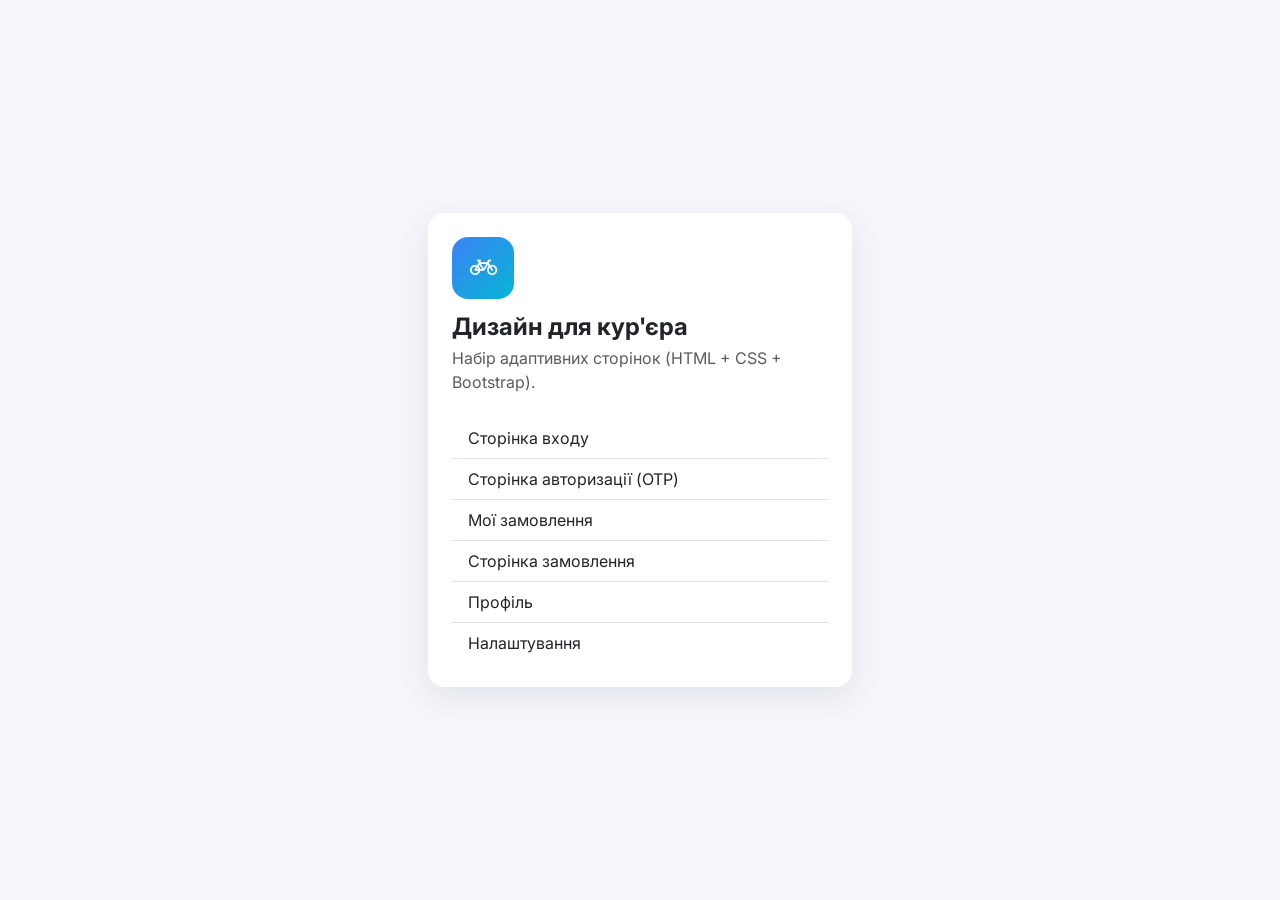
<file: src/OwnDeliveryApiP33/wwwroot/design/index.html>
<!doctype html>
<html lang="uk">
<head>
    <meta charset="utf-8" />
    <meta name="viewport" content="width=device-width, initial-scale=1" />
    <title>Courier UI — Demo</title>
    <link rel="preconnect" href="https://fonts.googleapis.com">
    <link rel="preconnect" href="https://fonts.gstatic.com" crossorigin>
    <link href="https://fonts.googleapis.com/css2?family=Inter:wght@400;500;600;700&display=swap" rel="stylesheet">
    <link href="https://cdn.jsdelivr.net/npm/bootstrap@5.3.3/dist/css/bootstrap.min.css" rel="stylesheet">
    <link href="https://cdn.jsdelivr.net/npm/bootstrap-icons@1.11.3/font/bootstrap-icons.css" rel="stylesheet">
    <link href="./styles.css" rel="stylesheet" />
</head>
<body>
<div class="login-wrap">
    <div class="card card-main p-4">
        <div class="brand-mark"><i class="bi bi-bicycle"></i></div>
        <h1 class="h4 fw-bold mb-1">Дизайн для кур'єра</h1>
        <p class="text-muted mb-4">Набір адаптивних сторінок (HTML + CSS + Bootstrap).</p>

        <div class="list-group list-group-flush">
            <a class="list-group-item list-group-item-action" href="./login.html">Сторінка входу</a>
            <a class="list-group-item list-group-item-action" href="./authorize.html">Сторінка авторизації (OTP)</a>
            <a class="list-group-item list-group-item-action" href="./orders.html">Мої замовлення</a>
            <a class="list-group-item list-group-item-action" href="./order-details.html">Сторінка замовлення</a>
            <a class="list-group-item list-group-item-action" href="./profile.html">Профіль</a>
            <a class="list-group-item list-group-item-action" href="./settings.html">Налаштування</a>
        </div>
    </div>
</div>
</body>
</html>
</file>
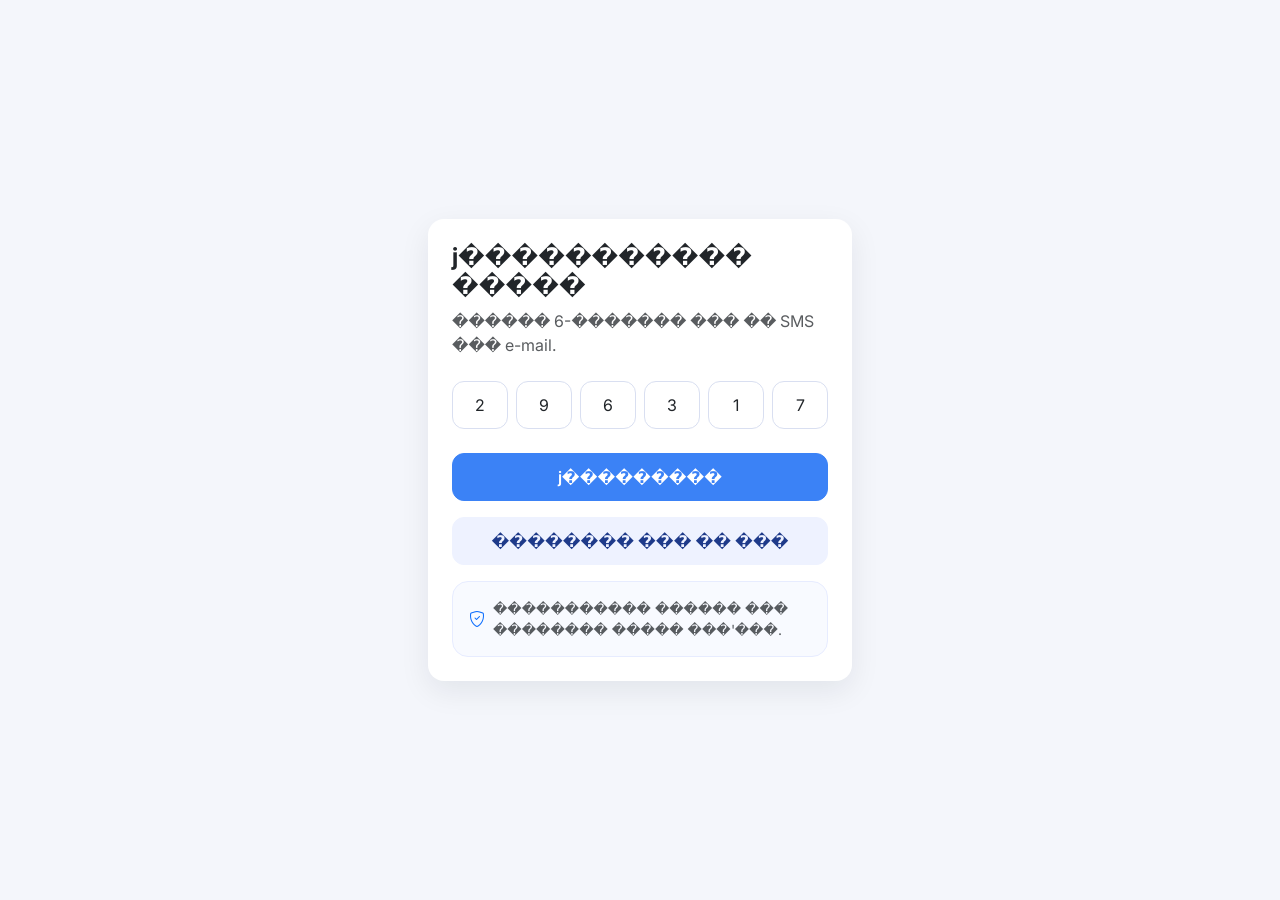
<file: src/OwnDeliveryApiP33/wwwroot/design/authorize.html>
<!doctype html>
<html lang="uk">
<head>
    <meta charset="utf-8" />
    <meta name="viewport" content="width=device-width, initial-scale=1" />
    <title>����������� � Courier</title>
    <link rel="preconnect" href="https://fonts.googleapis.com">
    <link rel="preconnect" href="https://fonts.gstatic.com" crossorigin>
    <link href="https://fonts.googleapis.com/css2?family=Inter:wght@400;500;600;700&display=swap" rel="stylesheet">
    <link href="https://cdn.jsdelivr.net/npm/bootstrap@5.3.3/dist/css/bootstrap.min.css" rel="stylesheet">
    <link href="https://cdn.jsdelivr.net/npm/bootstrap-icons@1.11.3/font/bootstrap-icons.css" rel="stylesheet">
    <link href="./styles.css" rel="stylesheet" />
</head>
<body>
<div class="login-wrap">
    <div class="card card-main p-4">
        <h1 class="h4 fw-bold mb-2">ϳ����������� �����</h1>
        <p class="text-muted mb-4">������ 6-������� ��� �� SMS ��� e-mail.</p>

        <div class="d-flex gap-2 mb-4">
            <input class="form-control text-center" maxlength="1" value="2" />
            <input class="form-control text-center" maxlength="1" value="9" />
            <input class="form-control text-center" maxlength="1" value="6" />
            <input class="form-control text-center" maxlength="1" value="3" />
            <input class="form-control text-center" maxlength="1" value="1" />
            <input class="form-control text-center" maxlength="1" value="7" />
        </div>

        <a class="btn btn-primary w-100 mb-3" href="./orders.html">ϳ���������</a>
        <button class="btn btn-light w-100 mb-3" type="button">�������� ��� �� ���</button>

        <div class="card card-soft p-3">
            <div class="d-flex align-items-center gap-2">
                <i class="bi bi-shield-check text-primary"></i>
                <small class="text-muted">����������� ������ ��� �������� ����� ���'���.</small>
            </div>
        </div>
    </div>
</div>
</body>
</html>
</file>
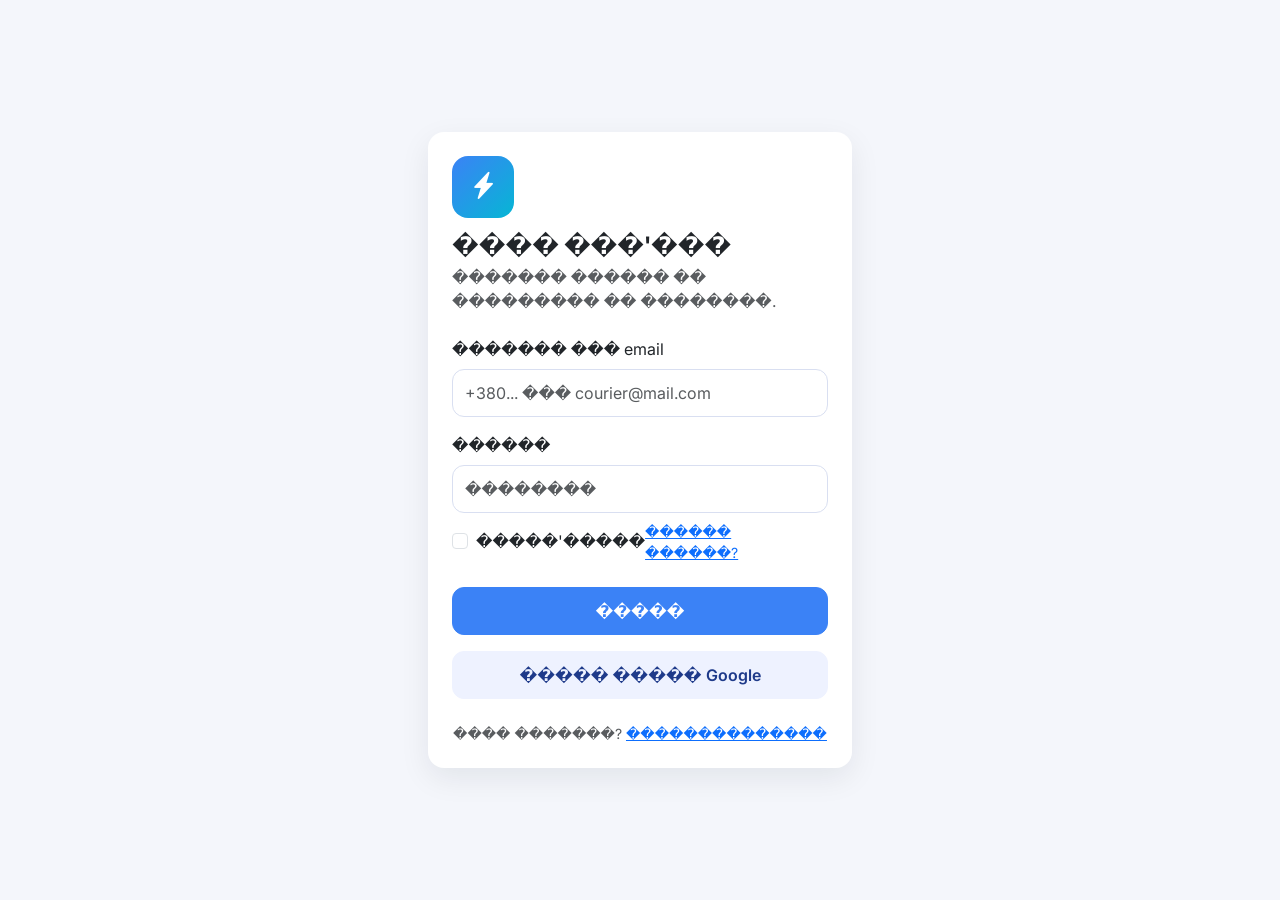
<file: src/OwnDeliveryApiP33/wwwroot/design/login.html>
<!doctype html>
<html lang="uk">
<head>
    <meta charset="utf-8" />
    <meta name="viewport" content="width=device-width, initial-scale=1" />
    <title>���� � Courier</title>
    <link rel="preconnect" href="https://fonts.googleapis.com">
    <link rel="preconnect" href="https://fonts.gstatic.com" crossorigin>
    <link href="https://fonts.googleapis.com/css2?family=Inter:wght@400;500;600;700&display=swap" rel="stylesheet">
    <link href="https://cdn.jsdelivr.net/npm/bootstrap@5.3.3/dist/css/bootstrap.min.css" rel="stylesheet">
    <link href="https://cdn.jsdelivr.net/npm/bootstrap-icons@1.11.3/font/bootstrap-icons.css" rel="stylesheet">
    <link href="./styles.css" rel="stylesheet" />
</head>
<body>
<div class="login-wrap">
    <div class="card card-main p-4">
        <div class="brand-mark"><i class="bi bi-lightning-charge-fill"></i></div>
        <h1 class="h4 fw-bold mb-1">���� ���'���</h1>
        <p class="text-muted mb-4">������� ������ �� ��������� �� ��������.</p>

        <form>
            <div class="mb-3">
                <label class="form-label">������� ��� email</label>
                <input class="form-control" placeholder="+380... ��� courier@mail.com" />
            </div>
            <div class="mb-2">
                <label class="form-label">������</label>
                <input class="form-control" type="password" placeholder="��������" />
            </div>
            <div class="d-flex justify-content-between align-items-center mb-4">
                <div class="form-check">
                    <input class="form-check-input" type="checkbox" id="remember">
                    <label class="form-check-label" for="remember">�����'�����</label>
                </div>
                <a href="#" class="small">������ ������?</a>
            </div>

            <a class="btn btn-primary w-100 mb-3" href="./authorize.html">�����</a>
            <button type="button" class="btn btn-light w-100">����� ����� Google</button>
        </form>

        <div class="text-center mt-4 text-muted small">
            ���� �������? <a href="#">��������������</a>
        </div>
    </div>
</div>
</body>
</html>
</file>
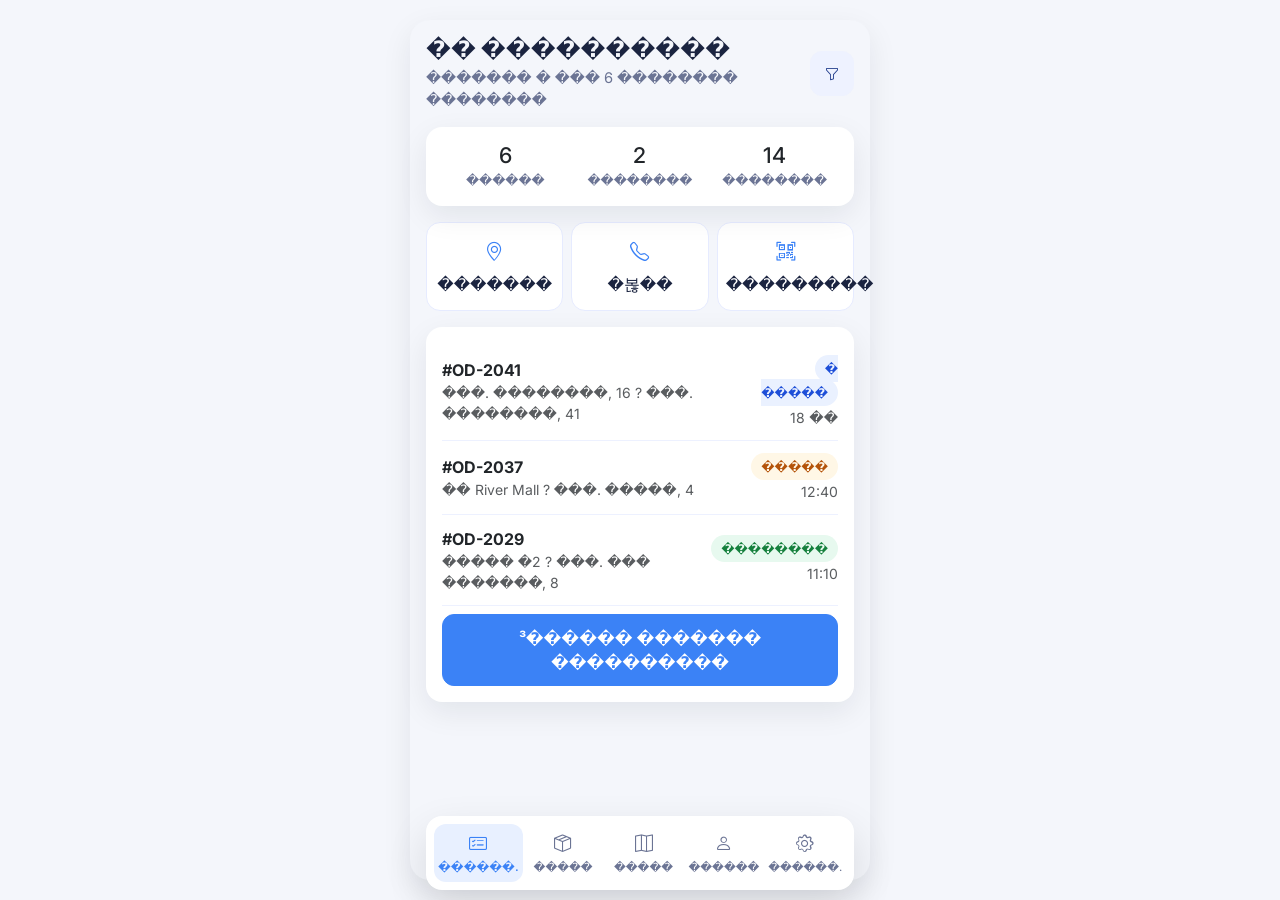
<file: src/OwnDeliveryApiP33/wwwroot/design/orders.html>
<!doctype html>
<html lang="uk">
<head>
    <meta charset="utf-8" />
    <meta name="viewport" content="width=device-width, initial-scale=1" />
    <title>�� ���������� � Courier</title>
    <link rel="preconnect" href="https://fonts.googleapis.com">
    <link rel="preconnect" href="https://fonts.gstatic.com" crossorigin>
    <link href="https://fonts.googleapis.com/css2?family=Inter:wght@400;500;600;700&display=swap" rel="stylesheet">
    <link href="https://cdn.jsdelivr.net/npm/bootstrap@5.3.3/dist/css/bootstrap.min.css" rel="stylesheet">
    <link href="https://cdn.jsdelivr.net/npm/bootstrap-icons@1.11.3/font/bootstrap-icons.css" rel="stylesheet">
    <link href="./styles.css" rel="stylesheet" />
</head>
<body>
<div class="app-shell">
    <header class="topbar">
        <div>
            <h1 class="page-title">�� ����������</h1>
            <p class="page-subtitle">������� � ��� 6 �������� ��������</p>
        </div>
        <button class="btn btn-light btn-sm"><i class="bi bi-funnel"></i></button>
    </header>

    <div class="card card-main p-3 mb-3">
        <div class="row g-2">
            <div class="col-4 metric">
                <h3>6</h3>
                <p>������</p>
            </div>
            <div class="col-4 metric">
                <h3>2</h3>
                <p>��������</p>
            </div>
            <div class="col-4 metric">
                <h3>14</h3>
                <p>��������</p>
            </div>
        </div>
    </div>

    <div class="row g-2 mb-3">
        <div class="col-4"><a class="quick-action" href="#"><i class="bi bi-geo-alt"></i>�������</a></div>
        <div class="col-4"><a class="quick-action" href="#"><i class="bi bi-telephone"></i>�볺��</a></div>
        <div class="col-4"><a class="quick-action" href="#"><i class="bi bi-qr-code-scan"></i>���������</a></div>
    </div>

    <div class="card card-main p-3 mb-3">
        <div class="list-row">
            <div>
                <strong>#OD-2041</strong>
                <div class="small text-muted">���. ��������, 16 ? ���. ��������, 41</div>
            </div>
            <div class="text-end">
                <span class="badge-status badge-progress">� �����</span>
                <div class="small text-muted mt-1">18 ��</div>
            </div>
        </div>
        <div class="list-row">
            <div>
                <strong>#OD-2037</strong>
                <div class="small text-muted">�� River Mall ? ���. �����, 4</div>
            </div>
            <div class="text-end">
                <span class="badge-status badge-pending">�����</span>
                <div class="small text-muted mt-1">12:40</div>
            </div>
        </div>
        <div class="list-row">
            <div>
                <strong>#OD-2029</strong>
                <div class="small text-muted">����� �2 ? ���. ��� �������, 8</div>
            </div>
            <div class="text-end">
                <span class="badge-status badge-done">��������</span>
                <div class="small text-muted mt-1">11:10</div>
            </div>
        </div>
        <a class="btn btn-primary w-100 mt-2" href="./order-details.html">³������ ������� ����������</a>
    </div>
</div>

<nav class="bottom-nav">
    <a class="nav-item-mini active" href="./orders.html"><i class="bi bi-card-checklist"></i>������.</a>
    <a class="nav-item-mini" href="./order-details.html"><i class="bi bi-box-seam"></i>�����</a>
    <a class="nav-item-mini" href="#"><i class="bi bi-map"></i>�����</a>
    <a class="nav-item-mini" href="./profile.html"><i class="bi bi-person"></i>������</a>
    <a class="nav-item-mini" href="./settings.html"><i class="bi bi-gear"></i>������.</a>
</nav>
</body>
</html>
</file>
<file: src/OwnDeliveryApiP33/wwwroot/design/styles.css>
:root {
    --bg: #f4f6fb;
    --surface: #ffffff;
    --surface-soft: #f8faff;
    --text: #1b2440;
    --muted: #6b7494;
    --primary: #3b82f6;
    --primary-soft: #e8f0ff;
    --success: #22c55e;
    --warning: #f59e0b;
    --danger: #ef4444;
    --radius: 16px;
    --shadow: 0 10px 30px rgba(16, 24, 40, 0.08);
}

* {
    box-sizing: border-box;
}

body {
    margin: 0;
    font-family: "Inter", "Segoe UI", system-ui, -apple-system, sans-serif;
    background: var(--bg);
    color: var(--text);
}

.app-shell {
    max-width: 460px;
    min-height: 100dvh;
    margin: 0 auto;
    background: var(--bg);
    padding: 16px 16px 92px;
}

.topbar {
    display: flex;
    align-items: center;
    justify-content: space-between;
    margin-bottom: 16px;
}

.page-title {
    margin: 0;
    font-weight: 700;
    font-size: 1.4rem;
}

.page-subtitle {
    margin: 4px 0 0;
    color: var(--muted);
    font-size: 0.92rem;
}

.card-soft,
.card-main {
    border: 0;
    border-radius: var(--radius);
    box-shadow: var(--shadow);
}

.card-main {
    background: var(--surface);
}

.card-soft {
    background: var(--surface-soft);
    box-shadow: none;
    border: 1px solid #e7ecff;
}

.form-control,
.form-select {
    border-radius: 12px;
    border: 1px solid #d9dff1;
    padding: 11px 12px;
}

.form-control:focus,
.form-select:focus {
    box-shadow: 0 0 0 0.2rem rgba(59, 130, 246, 0.2);
    border-color: var(--primary);
}

.btn {
    border-radius: 12px;
    font-weight: 600;
    padding: 11px 14px;
}

.btn-primary {
    background: var(--primary);
    border-color: var(--primary);
}

.btn-light {
    background: #eef2ff;
    border-color: #eef2ff;
    color: #1e3a8a;
}

.badge-status {
    border-radius: 999px;
    padding: 6px 10px;
    font-size: 0.75rem;
    font-weight: 600;
}

.badge-pending { background: #fff7e6; color: #b45309; }
.badge-progress { background: #eaf1ff; color: #1d4ed8; }
.badge-done { background: #e7f9ef; color: #15803d; }
.badge-cancel { background: #ffeaea; color: #b91c1c; }

.metric {
    text-align: center;
}

.metric h3 {
    margin: 0;
    font-size: 1.35rem;
}

.metric p {
    margin: 2px 0 0;
    color: var(--muted);
    font-size: 0.8rem;
}

.list-row {
    display: flex;
    justify-content: space-between;
    gap: 12px;
    align-items: center;
    padding: 12px 0;
    border-bottom: 1px solid #edf1ff;
}

.list-row:last-child {
    border-bottom: 0;
}

.bottom-nav {
    position: fixed;
    left: 50%;
    bottom: 10px;
    transform: translateX(-50%);
    width: min(428px, calc(100% - 20px));
    background: #ffffff;
    border-radius: 16px;
    padding: 8px;
    box-shadow: 0 16px 40px rgba(0, 0, 0, 0.12);
    display: grid;
    grid-template-columns: repeat(5, 1fr);
    z-index: 20;
}

.nav-item-mini {
    text-align: center;
    text-decoration: none;
    color: var(--muted);
    padding: 6px 4px;
    border-radius: 12px;
    font-size: 0.72rem;
}

.nav-item-mini i {
    display: block;
    font-size: 1.1rem;
    margin-bottom: 2px;
}

.nav-item-mini.active {
    color: var(--primary);
    background: var(--primary-soft);
    font-weight: 600;
}

.quick-action {
    border: 1px solid #e6ebff;
    border-radius: 14px;
    text-align: center;
    padding: 14px 8px;
    text-decoration: none;
    color: var(--text);
    display: block;
    background: #fff;
}

.quick-action i {
    font-size: 1.2rem;
    color: var(--primary);
    display: block;
    margin-bottom: 6px;
}

.map-mock {
    border-radius: 14px;
    background: linear-gradient(135deg, #dbe8ff, #eef5ff 45%, #f6fbff);
    min-height: 220px;
    border: 1px solid #d7e6ff;
    position: relative;
    overflow: hidden;
}

.map-pin {
    position: absolute;
    width: 44px;
    height: 44px;
    border-radius: 999px;
    display: grid;
    place-items: center;
    background: #fff;
    box-shadow: var(--shadow);
    color: var(--danger);
    border: 1px solid #ffd9d9;
}

.login-wrap {
    min-height: 100dvh;
    display: grid;
    align-items: center;
    padding: 18px;
    max-width: 460px;
    margin: 0 auto;
}

.brand-mark {
    width: 62px;
    height: 62px;
    border-radius: 16px;
    background: linear-gradient(135deg, #3b82f6, #06b6d4);
    color: #fff;
    display: grid;
    place-items: center;
    font-size: 1.7rem;
    margin-bottom: 14px;
}

.section-title {
    font-size: 0.86rem;
    text-transform: uppercase;
    letter-spacing: 0.06em;
    color: var(--muted);
    margin-bottom: 10px;
    font-weight: 700;
}

@media (min-width: 768px) {
    .app-shell {
        margin-top: 20px;
        border-radius: 20px;
        box-shadow: var(--shadow);
        min-height: calc(100dvh - 40px);
    }
}
</file>
